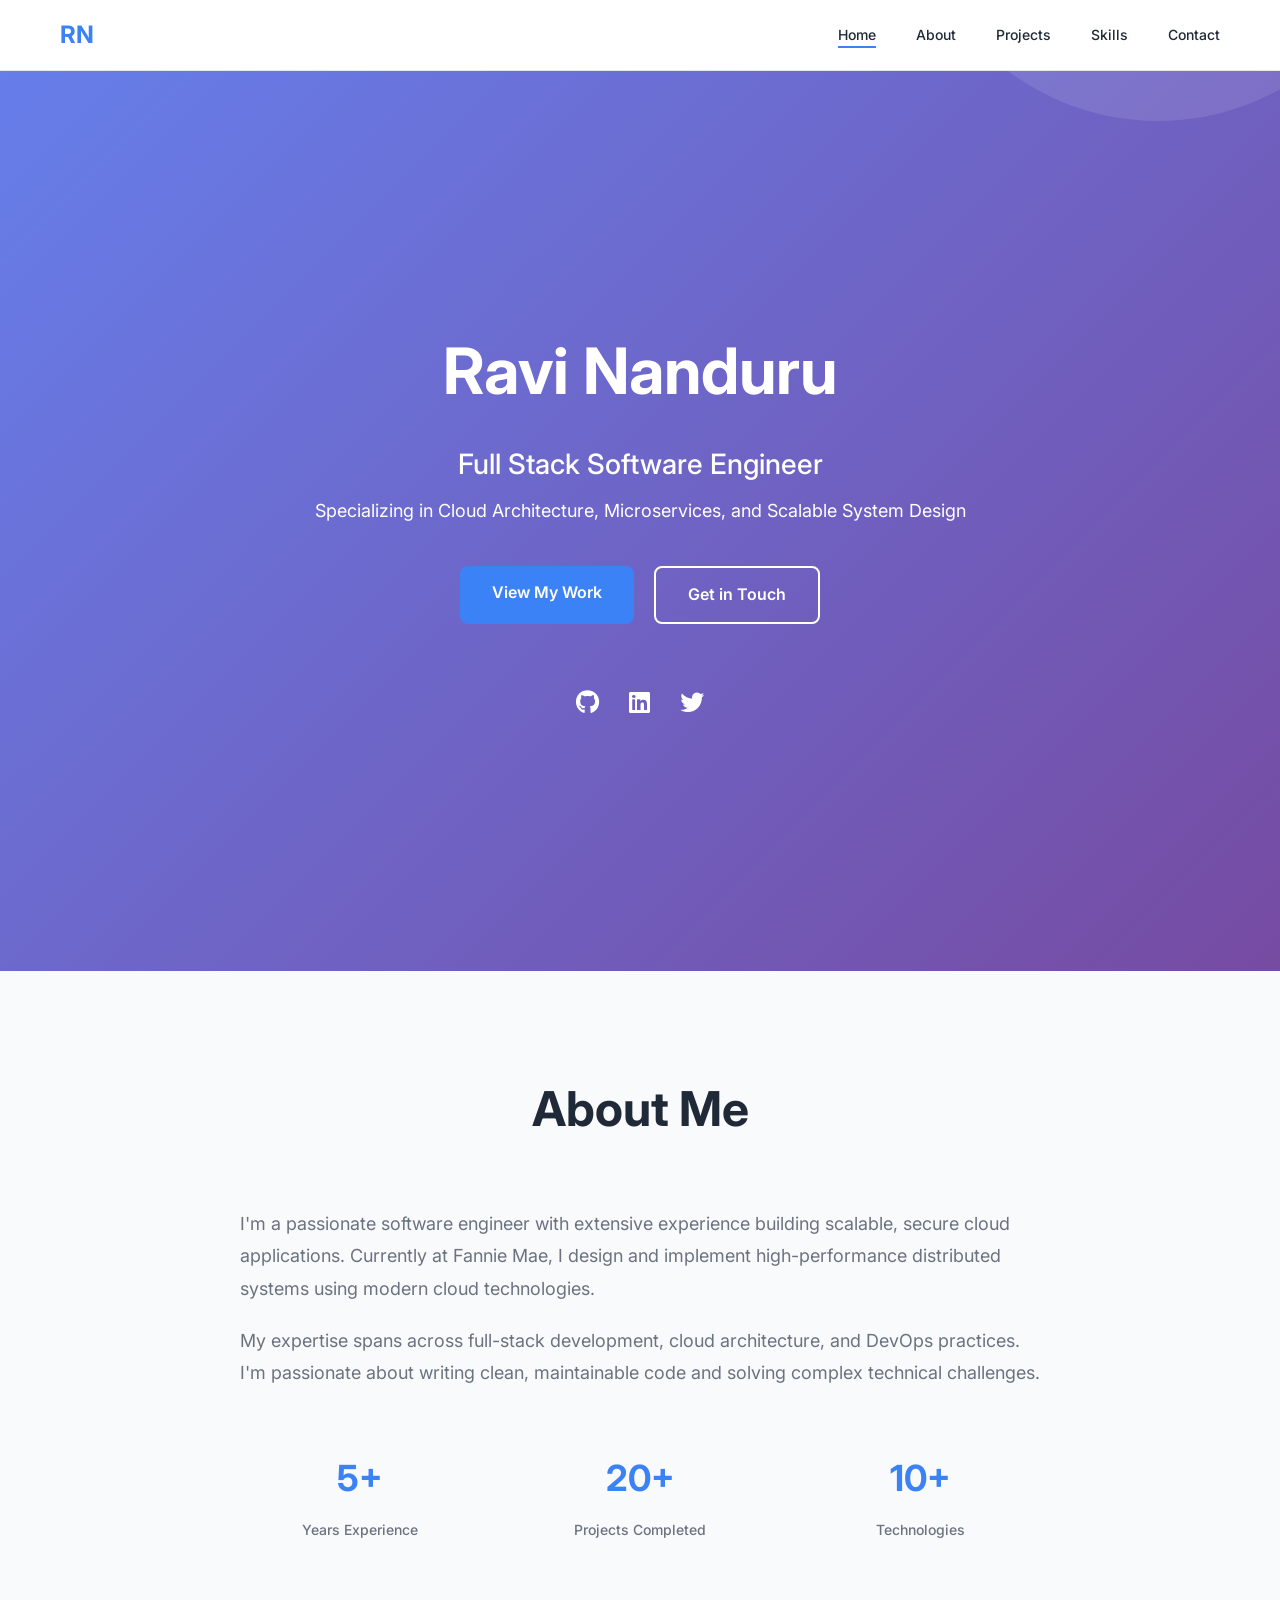
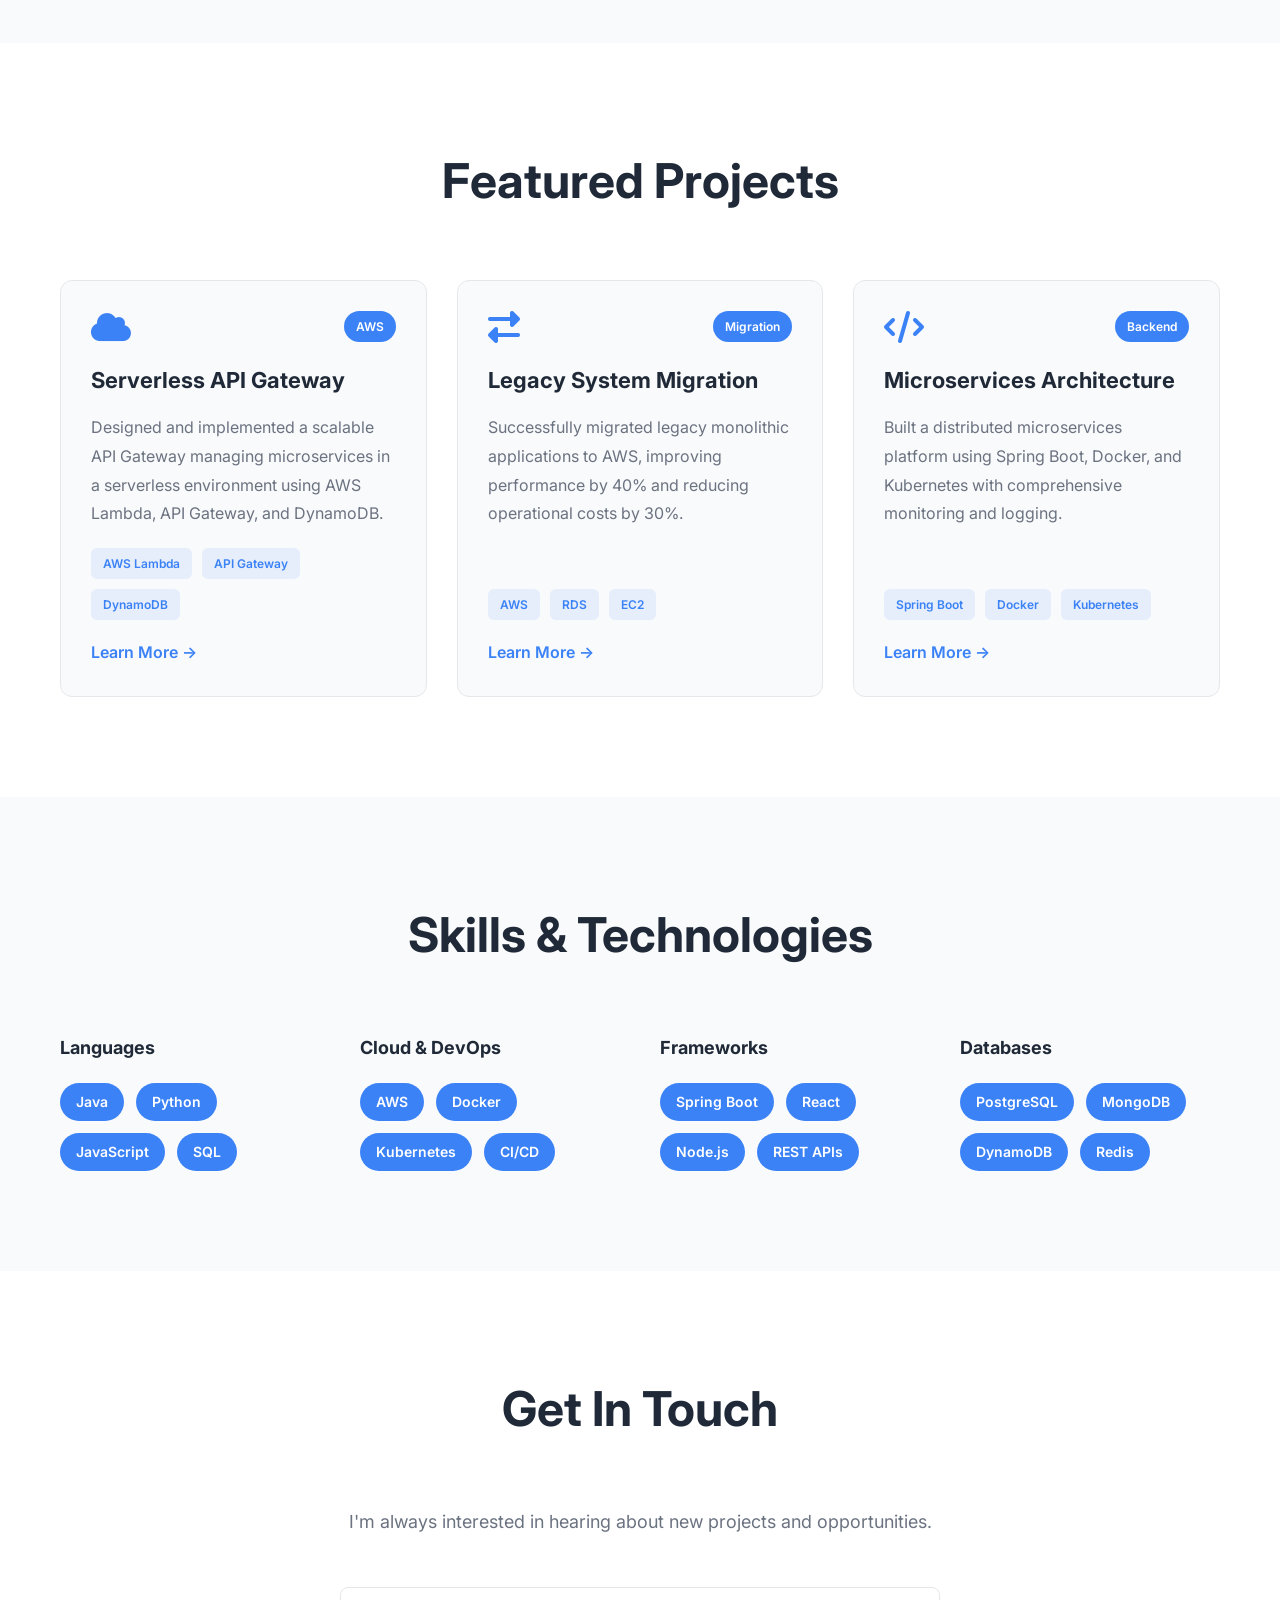
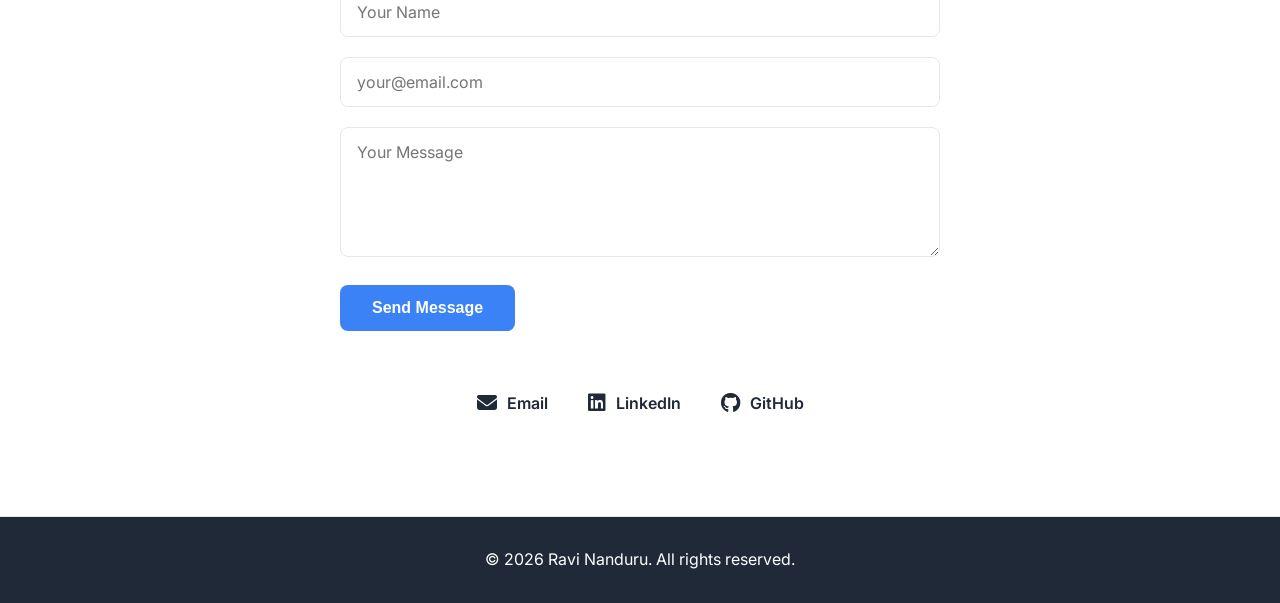
<file: index.html>
<!DOCTYPE html>
<html lang="en">
<head>
    <meta charset="UTF-8">
    <meta name="viewport" content="width=device-width, initial-scale=1.0">
    <title>Ravi Nanduru - Full Stack Software Engineer</title>
    <link href="https://fonts.googleapis.com/css2?family=Inter:wght@300;400;500;600;700&family=JetBrains+Mono:wght@400;600&display=swap" rel="stylesheet">
    <link rel="stylesheet" href="https://cdnjs.cloudflare.com/ajax/libs/font-awesome/6.4.0/css/all.min.css">
    <link rel="stylesheet" href="styles.css">
</head>
<body>
    <!-- Navigation -->
    <nav class="navbar">
        <div class="container">
            <div class="nav-brand">RN</div>
            <ul class="nav-menu">
                <li><a href="#home" class="nav-link active">Home</a></li>
                <li><a href="#about" class="nav-link">About</a></li>
                <li><a href="#projects" class="nav-link">Projects</a></li>
                <li><a href="#skills" class="nav-link">Skills</a></li>
                <li><a href="#contact" class="nav-link">Contact</a></li>
            </ul>
        </div>
    </nav>

    <!-- Hero Section -->
    <section id="home" class="hero">
        <div class="container">
            <div class="hero-content">
                <h1 class="hero-title">Ravi Nanduru</h1>
                <p class="hero-subtitle">Full Stack Software Engineer</p>
                <p class="hero-description">Specializing in Cloud Architecture, Microservices, and Scalable System Design</p>
                <div class="hero-buttons">
                    <a href="#projects" class="btn btn-primary">View My Work</a>
                    <a href="#contact" class="btn btn-secondary">Get in Touch</a>
                </div>
                <div class="hero-social">
                    <a href="https://github.com" target="_blank" aria-label="GitHub"><i class="fab fa-github"></i></a>
                    <a href="https://linkedin.com" target="_blank" aria-label="LinkedIn"><i class="fab fa-linkedin"></i></a>
                    <a href="https://twitter.com" target="_blank" aria-label="Twitter"><i class="fab fa-twitter"></i></a>
                </div>
            </div>
        </div>
    </section>

    <!-- About Section -->
    <section id="about" class="about">
        <div class="container">
            <h2 class="section-title">About Me</h2>
            <div class="about-content">
                <div class="about-text">
                    <p>I'm a passionate software engineer with extensive experience building scalable, secure cloud applications. Currently at Fannie Mae, I design and implement high-performance distributed systems using modern cloud technologies.</p>
                    <p>My expertise spans across full-stack development, cloud architecture, and DevOps practices. I'm passionate about writing clean, maintainable code and solving complex technical challenges.</p>
                    <div class="about-stats">
                        <div class="stat">
                            <span class="stat-number">5+</span>
                            <span class="stat-label">Years Experience</span>
                        </div>
                        <div class="stat">
                            <span class="stat-number">20+</span>
                            <span class="stat-label">Projects Completed</span>
                        </div>
                        <div class="stat">
                            <span class="stat-number">10+</span>
                            <span class="stat-label">Technologies</span>
                        </div>
                    </div>
                </div>
            </div>
        </div>
    </section>

    <!-- Projects Section -->
    <section id="projects" class="projects">
        <div class="container">
            <h2 class="section-title">Featured Projects</h2>
            <div class="projects-grid">
                <div class="project-card">
                    <div class="project-header">
                        <i class="fas fa-cloud"></i>
                        <span class="project-status">AWS</span>
                    </div>
                    <h3>Serverless API Gateway</h3>
                    <p>Designed and implemented a scalable API Gateway managing microservices in a serverless environment using AWS Lambda, API Gateway, and DynamoDB.</p>
                    <div class="project-tags">
                        <span class="tag">AWS Lambda</span>
                        <span class="tag">API Gateway</span>
                        <span class="tag">DynamoDB</span>
                    </div>
                    <a href="#" class="project-link">Learn More →</a>
                </div>

                <div class="project-card">
                    <div class="project-header">
                        <i class="fas fa-exchange-alt"></i>
                        <span class="project-status">Migration</span>
                    </div>
                    <h3>Legacy System Migration</h3>
                    <p>Successfully migrated legacy monolithic applications to AWS, improving performance by 40% and reducing operational costs by 30%.</p>
                    <div class="project-tags">
                        <span class="tag">AWS</span>
                        <span class="tag">RDS</span>
                        <span class="tag">EC2</span>
                    </div>
                    <a href="#" class="project-link">Learn More →</a>
                </div>

                <div class="project-card">
                    <div class="project-header">
                        <i class="fas fa-code"></i>
                        <span class="project-status">Backend</span>
                    </div>
                    <h3>Microservices Architecture</h3>
                    <p>Built a distributed microservices platform using Spring Boot, Docker, and Kubernetes with comprehensive monitoring and logging.</p>
                    <div class="project-tags">
                        <span class="tag">Spring Boot</span>
                        <span class="tag">Docker</span>
                        <span class="tag">Kubernetes</span>
                    </div>
                    <a href="#" class="project-link">Learn More →</a>
                </div>
            </div>
        </div>
    </section>

    <!-- Skills Section -->
    <section id="skills" class="skills">
        <div class="container">
            <h2 class="section-title">Skills & Technologies</h2>
            <div class="skills-grid">
                <div class="skill-category">
                    <h3>Languages</h3>
                    <div class="skill-list">
                        <span class="skill-badge">Java</span>
                        <span class="skill-badge">Python</span>
                        <span class="skill-badge">JavaScript</span>
                        <span class="skill-badge">SQL</span>
                    </div>
                </div>

                <div class="skill-category">
                    <h3>Cloud & DevOps</h3>
                    <div class="skill-list">
                        <span class="skill-badge">AWS</span>
                        <span class="skill-badge">Docker</span>
                        <span class="skill-badge">Kubernetes</span>
                        <span class="skill-badge">CI/CD</span>
                    </div>
                </div>

                <div class="skill-category">
                    <h3>Frameworks</h3>
                    <div class="skill-list">
                        <span class="skill-badge">Spring Boot</span>
                        <span class="skill-badge">React</span>
                        <span class="skill-badge">Node.js</span>
                        <span class="skill-badge">REST APIs</span>
                    </div>
                </div>

                <div class="skill-category">
                    <h3>Databases</h3>
                    <div class="skill-list">
                        <span class="skill-badge">PostgreSQL</span>
                        <span class="skill-badge">MongoDB</span>
                        <span class="skill-badge">DynamoDB</span>
                        <span class="skill-badge">Redis</span>
                    </div>
                </div>
            </div>
        </div>
    </section>

    <!-- Contact Section -->
    <section id="contact" class="contact">
        <div class="container">
            <h2 class="section-title">Get In Touch</h2>
            <p class="contact-description">I'm always interested in hearing about new projects and opportunities.</p>
            
            <form class="contact-form" id="contactForm">
                <div class="form-group">
                    <input type="text" id="name" placeholder="Your Name" required>
                </div>
                <div class="form-group">
                    <input type="email" id="email" placeholder="your@email.com" required>
                </div>
                <div class="form-group">
                    <textarea id="message" placeholder="Your Message" rows="5" required></textarea>
                </div>
                <button type="submit" class="btn btn-primary">Send Message</button>
            </form>

            <div class="contact-info">
                <a href="mailto:hello@ravinanduru.com" class="contact-link">
                    <i class="fas fa-envelope"></i>
                    Email
                </a>
                <a href="https://linkedin.com" target="_blank" class="contact-link">
                    <i class="fab fa-linkedin"></i>
                    LinkedIn
                </a>
                <a href="https://github.com" target="_blank" class="contact-link">
                    <i class="fab fa-github"></i>
                    GitHub
                </a>
            </div>
        </div>
    </section>

    <!-- Footer -->
    <footer class="footer">
        <div class="container">
            <p>&copy; 2026 Ravi Nanduru. All rights reserved.</p>
        </div>
    </footer>

    <script src="script.js"></script>
</body>
</html>
</file>
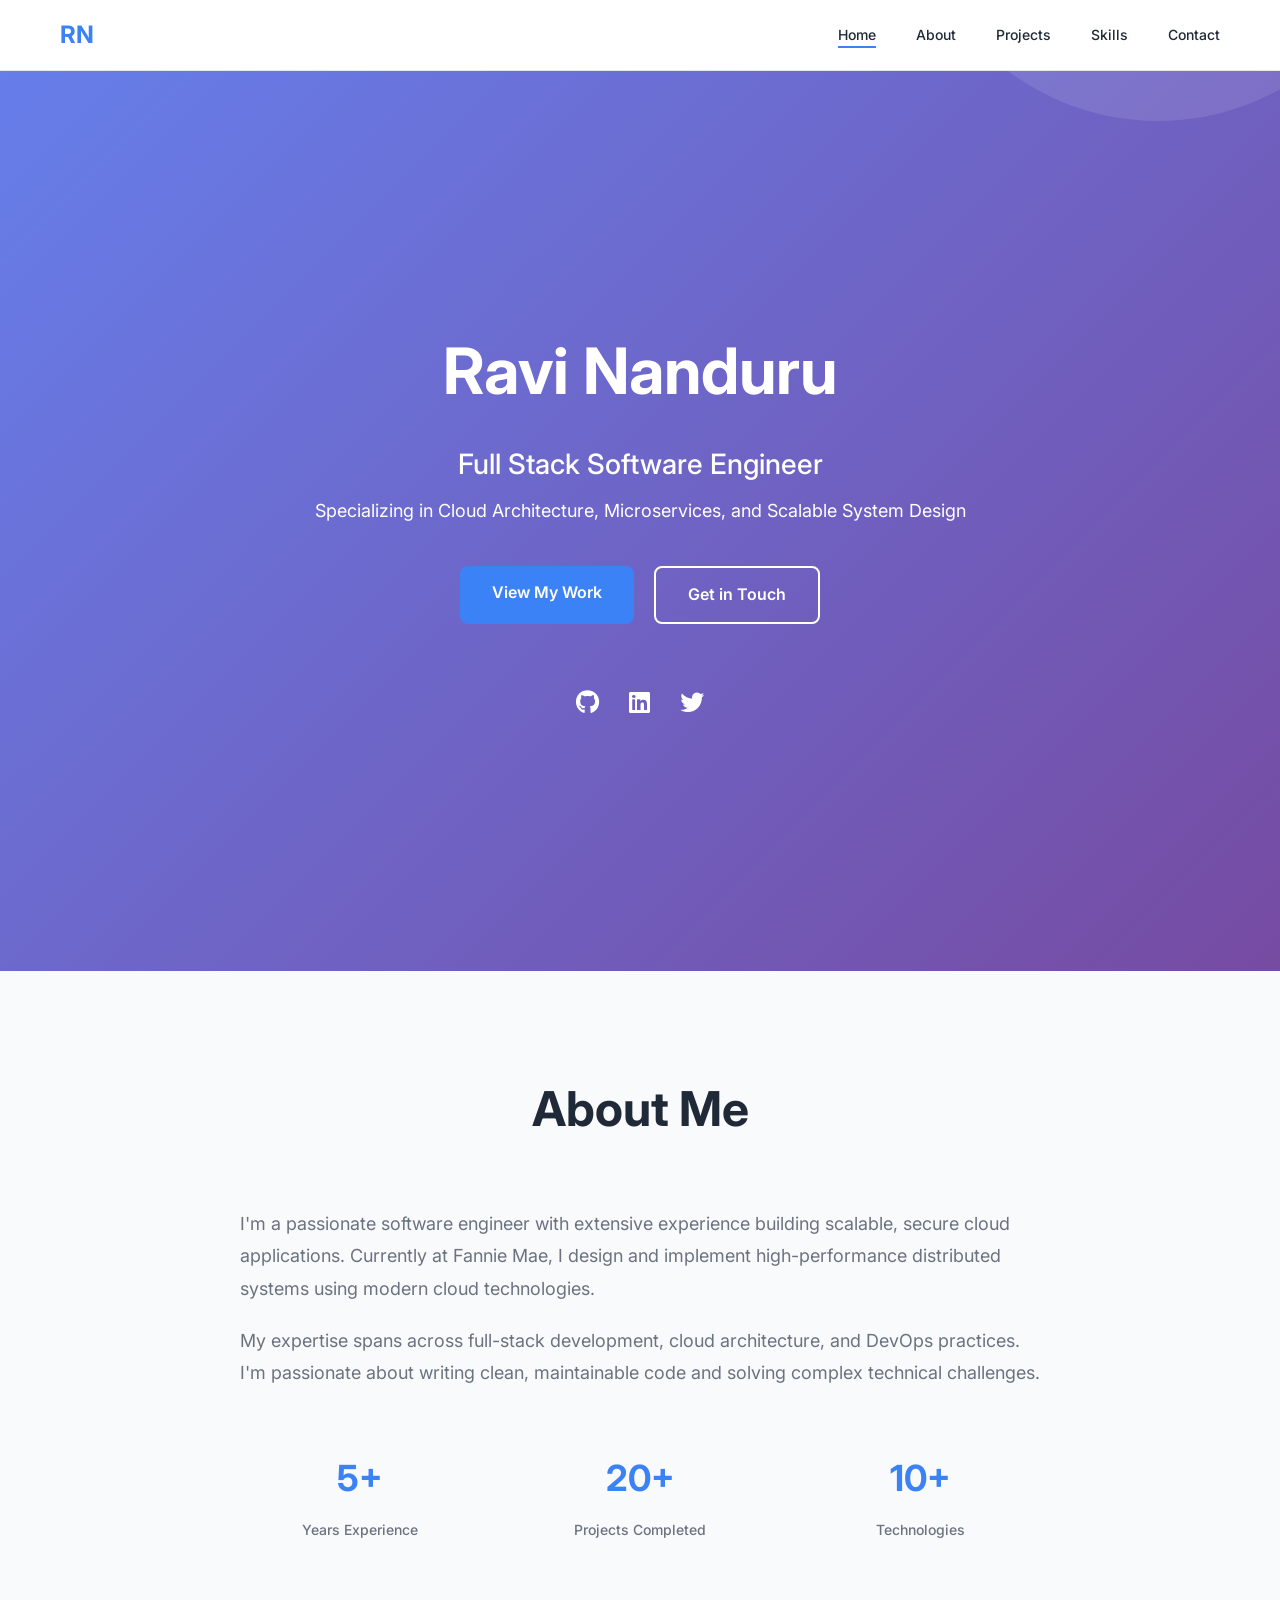
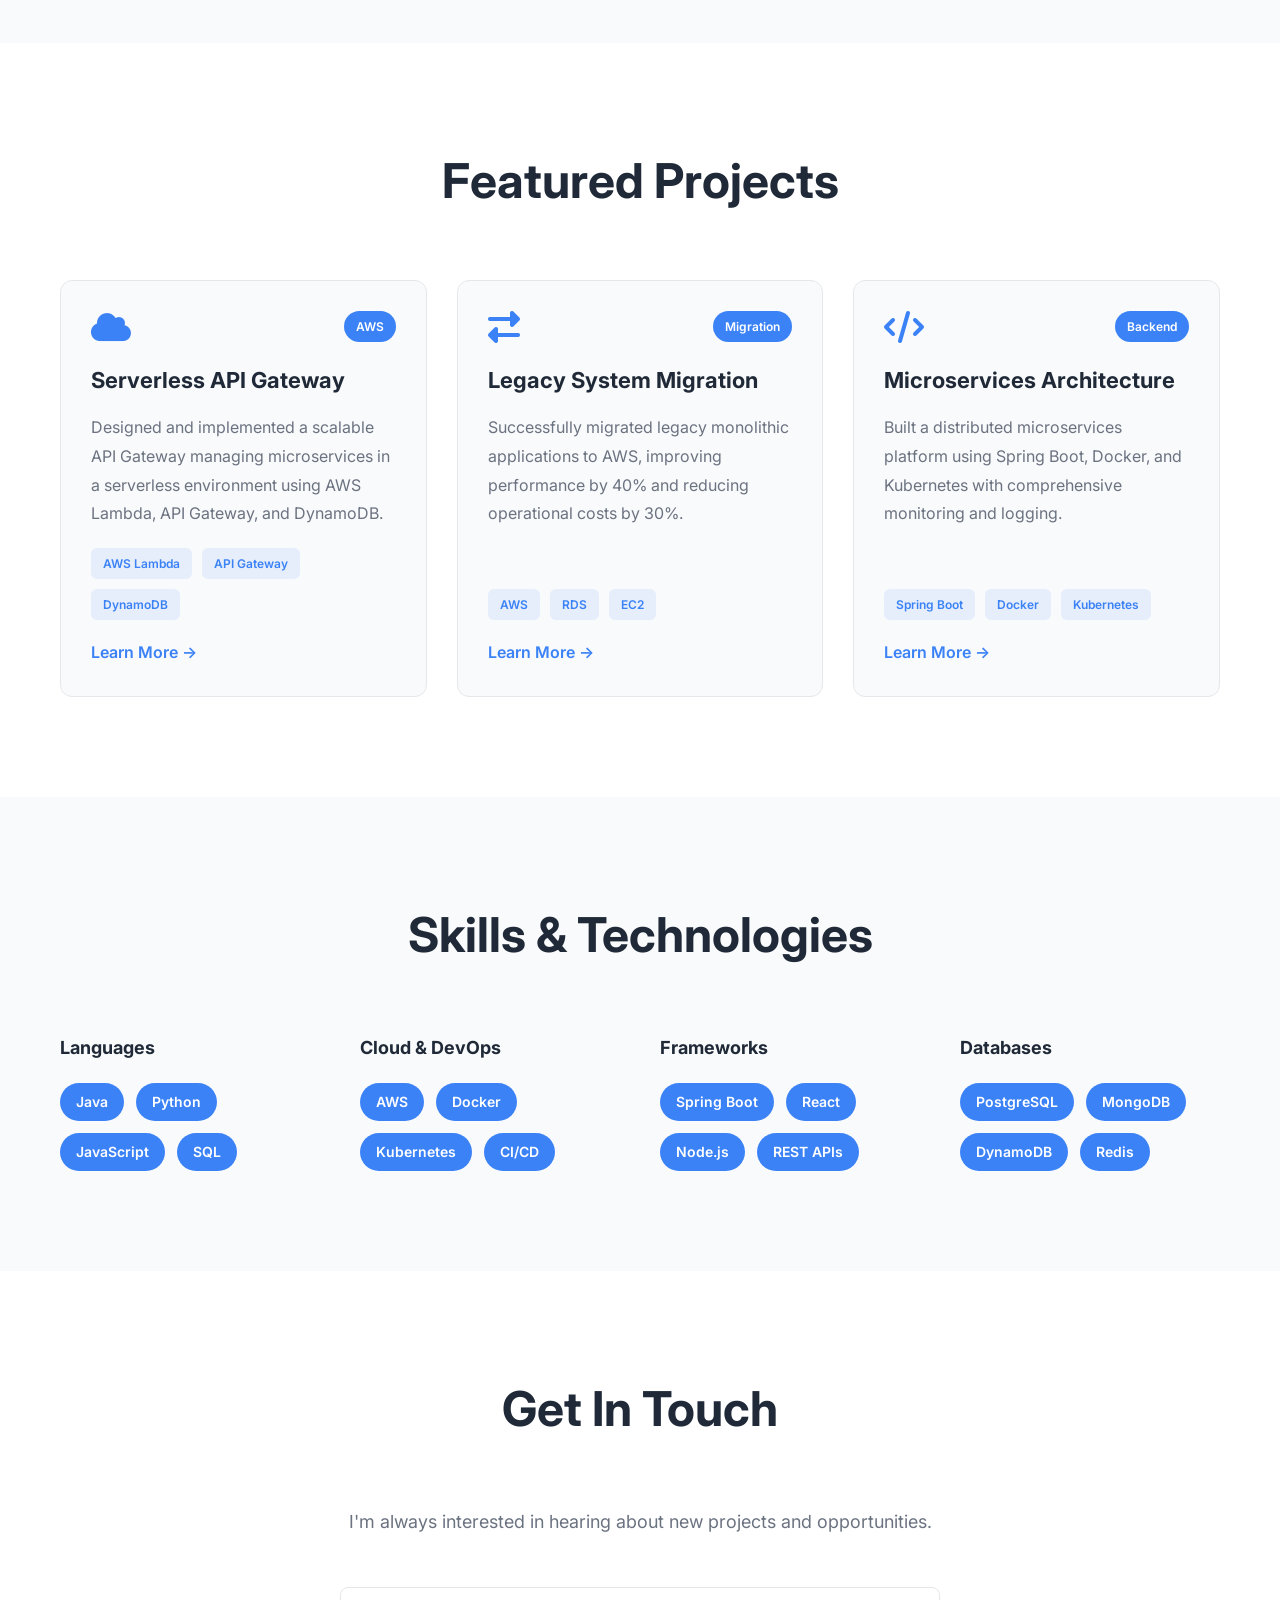
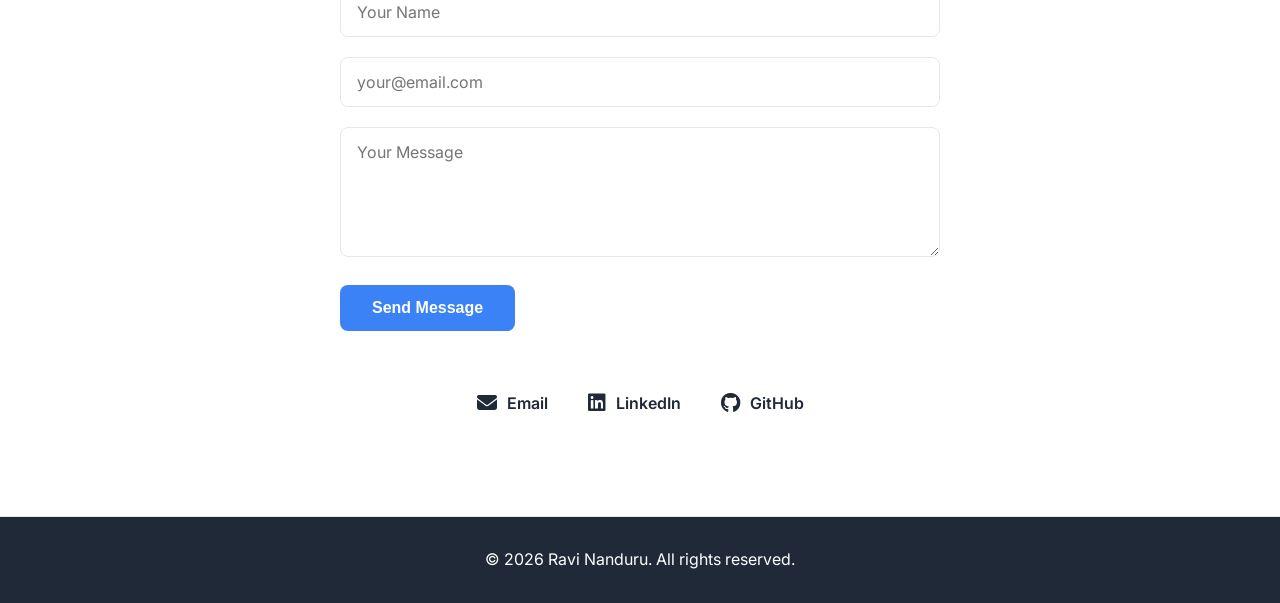
<file: frontend/index.html>
<!DOCTYPE html>
<html lang="en">
<head>
    <meta charset="UTF-8">
    <meta name="viewport" content="width=device-width, initial-scale=1.0">
    <title>Ravi Nanduru - Full Stack Software Engineer</title>
    <link href="https://fonts.googleapis.com/css2?family=Inter:wght@300;400;500;600;700&family=JetBrains+Mono:wght@400;600&display=swap" rel="stylesheet">
    <link rel="stylesheet" href="https://cdnjs.cloudflare.com/ajax/libs/font-awesome/6.4.0/css/all.min.css">
    <link rel="stylesheet" href="styles.css">
</head>
<body>
    <!-- Navigation -->
    <nav class="navbar">
        <div class="container">
            <div class="nav-brand">RN</div>
            <ul class="nav-menu">
                <li><a href="#home" class="nav-link active">Home</a></li>
                <li><a href="#about" class="nav-link">About</a></li>
                <li><a href="#projects" class="nav-link">Projects</a></li>
                <li><a href="#skills" class="nav-link">Skills</a></li>
                <li><a href="#contact" class="nav-link">Contact</a></li>
            </ul>
        </div>
    </nav>

    <!-- Hero Section -->
    <section id="home" class="hero">
        <div class="container">
            <div class="hero-content">
                <h1 class="hero-title">Ravi Nanduru</h1>
                <p class="hero-subtitle">Full Stack Software Engineer</p>
                <p class="hero-description">Specializing in Cloud Architecture, Microservices, and Scalable System Design</p>
                <div class="hero-buttons">
                    <a href="#projects" class="btn btn-primary">View My Work</a>
                    <a href="#contact" class="btn btn-secondary">Get in Touch</a>
                </div>
                <div class="hero-social">
                    <a href="https://github.com" target="_blank" aria-label="GitHub"><i class="fab fa-github"></i></a>
                    <a href="https://linkedin.com" target="_blank" aria-label="LinkedIn"><i class="fab fa-linkedin"></i></a>
                    <a href="https://twitter.com" target="_blank" aria-label="Twitter"><i class="fab fa-twitter"></i></a>
                </div>
            </div>
        </div>
    </section>

    <!-- About Section -->
    <section id="about" class="about">
        <div class="container">
            <h2 class="section-title">About Me</h2>
            <div class="about-content">
                <div class="about-text">
                    <p>I'm a passionate software engineer with extensive experience building scalable, secure cloud applications. Currently at Fannie Mae, I design and implement high-performance distributed systems using modern cloud technologies.</p>
                    <p>My expertise spans across full-stack development, cloud architecture, and DevOps practices. I'm passionate about writing clean, maintainable code and solving complex technical challenges.</p>
                    <div class="about-stats">
                        <div class="stat">
                            <span class="stat-number">5+</span>
                            <span class="stat-label">Years Experience</span>
                        </div>
                        <div class="stat">
                            <span class="stat-number">20+</span>
                            <span class="stat-label">Projects Completed</span>
                        </div>
                        <div class="stat">
                            <span class="stat-number">10+</span>
                            <span class="stat-label">Technologies</span>
                        </div>
                    </div>
                </div>
            </div>
        </div>
    </section>

    <!-- Projects Section -->
    <section id="projects" class="projects">
        <div class="container">
            <h2 class="section-title">Featured Projects</h2>
            <div class="projects-grid">
                <div class="project-card">
                    <div class="project-header">
                        <i class="fas fa-cloud"></i>
                        <span class="project-status">AWS</span>
                    </div>
                    <h3>Serverless API Gateway</h3>
                    <p>Designed and implemented a scalable API Gateway managing microservices in a serverless environment using AWS Lambda, API Gateway, and DynamoDB.</p>
                    <div class="project-tags">
                        <span class="tag">AWS Lambda</span>
                        <span class="tag">API Gateway</span>
                        <span class="tag">DynamoDB</span>
                    </div>
                    <a href="#" class="project-link">Learn More →</a>
                </div>

                <div class="project-card">
                    <div class="project-header">
                        <i class="fas fa-exchange-alt"></i>
                        <span class="project-status">Migration</span>
                    </div>
                    <h3>Legacy System Migration</h3>
                    <p>Successfully migrated legacy monolithic applications to AWS, improving performance by 40% and reducing operational costs by 30%.</p>
                    <div class="project-tags">
                        <span class="tag">AWS</span>
                        <span class="tag">RDS</span>
                        <span class="tag">EC2</span>
                    </div>
                    <a href="#" class="project-link">Learn More →</a>
                </div>

                <div class="project-card">
                    <div class="project-header">
                        <i class="fas fa-code"></i>
                        <span class="project-status">Backend</span>
                    </div>
                    <h3>Microservices Architecture</h3>
                    <p>Built a distributed microservices platform using Spring Boot, Docker, and Kubernetes with comprehensive monitoring and logging.</p>
                    <div class="project-tags">
                        <span class="tag">Spring Boot</span>
                        <span class="tag">Docker</span>
                        <span class="tag">Kubernetes</span>
                    </div>
                    <a href="#" class="project-link">Learn More →</a>
                </div>
            </div>
        </div>
    </section>

    <!-- Skills Section -->
    <section id="skills" class="skills">
        <div class="container">
            <h2 class="section-title">Skills & Technologies</h2>
            <div class="skills-grid">
                <div class="skill-category">
                    <h3>Languages</h3>
                    <div class="skill-list">
                        <span class="skill-badge">Java</span>
                        <span class="skill-badge">Python</span>
                        <span class="skill-badge">JavaScript</span>
                        <span class="skill-badge">SQL</span>
                    </div>
                </div>

                <div class="skill-category">
                    <h3>Cloud & DevOps</h3>
                    <div class="skill-list">
                        <span class="skill-badge">AWS</span>
                        <span class="skill-badge">Docker</span>
                        <span class="skill-badge">Kubernetes</span>
                        <span class="skill-badge">CI/CD</span>
                    </div>
                </div>

                <div class="skill-category">
                    <h3>Frameworks</h3>
                    <div class="skill-list">
                        <span class="skill-badge">Spring Boot</span>
                        <span class="skill-badge">React</span>
                        <span class="skill-badge">Node.js</span>
                        <span class="skill-badge">REST APIs</span>
                    </div>
                </div>

                <div class="skill-category">
                    <h3>Databases</h3>
                    <div class="skill-list">
                        <span class="skill-badge">PostgreSQL</span>
                        <span class="skill-badge">MongoDB</span>
                        <span class="skill-badge">DynamoDB</span>
                        <span class="skill-badge">Redis</span>
                    </div>
                </div>
            </div>
        </div>
    </section>

    <!-- Contact Section -->
    <section id="contact" class="contact">
        <div class="container">
            <h2 class="section-title">Get In Touch</h2>
            <p class="contact-description">I'm always interested in hearing about new projects and opportunities.</p>
            
            <form class="contact-form" id="contactForm">
                <div class="form-group">
                    <input type="text" id="name" placeholder="Your Name" required>
                </div>
                <div class="form-group">
                    <input type="email" id="email" placeholder="your@email.com" required>
                </div>
                <div class="form-group">
                    <textarea id="message" placeholder="Your Message" rows="5" required></textarea>
                </div>
                <button type="submit" class="btn btn-primary">Send Message</button>
            </form>

            <div class="contact-info">
                <a href="mailto:hello@ravinanduru.com" class="contact-link">
                    <i class="fas fa-envelope"></i>
                    Email
                </a>
                <a href="https://linkedin.com" target="_blank" class="contact-link">
                    <i class="fab fa-linkedin"></i>
                    LinkedIn
                </a>
                <a href="https://github.com" target="_blank" class="contact-link">
                    <i class="fab fa-github"></i>
                    GitHub
                </a>
            </div>
        </div>
    </section>

    <!-- Footer -->
    <footer class="footer">
        <div class="container">
            <p>&copy; 2026 Ravi Nanduru. All rights reserved.</p>
        </div>
    </footer>

    <script src="script.js"></script>
</body>
</html>
</file>
<file: styles.css>
:root {
    --primary: #3b82f6;
    --primary-dark: #1e40af;
    --secondary: #1f2937;
    --accent: #10b981;
    --background: #ffffff;
    --surface: #f9fafb;
    --border: #e5e7eb;
    --text-primary: #1f2937;
    --text-secondary: #6b7280;
    --text-light: #9ca3af;
    --transition: all 0.3s cubic-bezier(0.4, 0, 0.2, 1);
}

* {
    margin: 0;
    padding: 0;
    box-sizing: border-box;
}

html {
    scroll-behavior: smooth;
}

body {
    font-family: 'Inter', -apple-system, BlinkMacSystemFont, 'Segoe UI', sans-serif;
    background-color: var(--background);
    color: var(--text-primary);
    line-height: 1.6;
}

.container {
    max-width: 1200px;
    margin: 0 auto;
    padding: 0 20px;
}

/* Navigation */
.navbar {
    position: sticky;
    top: 0;
    background: rgba(255, 255, 255, 0.95);
    backdrop-filter: blur(10px);
    border-bottom: 1px solid var(--border);
    z-index: 100;
    transition: var(--transition);
}

.navbar .container {
    display: flex;
    justify-content: space-between;
    align-items: center;
    height: 70px;
}

.nav-brand {
    font-size: 24px;
    font-weight: 700;
    color: var(--primary);
}

.nav-menu {
    display: flex;
    list-style: none;
    gap: 40px;
}

.nav-link {
    text-decoration: none;
    color: var(--text-primary);
    font-weight: 500;
    font-size: 14px;
    position: relative;
    transition: var(--transition);
}

.nav-link::after {
    content: '';
    position: absolute;
    bottom: -5px;
    left: 0;
    width: 0;
    height: 2px;
    background: var(--primary);
    transition: var(--transition);
}

.nav-link:hover::after,
.nav-link.active::after {
    width: 100%;
}

/* Hero Section */
.hero {
    min-height: 100vh;
    display: flex;
    align-items: center;
    justify-content: center;
    background: linear-gradient(135deg, #667eea 0%, #764ba2 100%);
    color: white;
    text-align: center;
    padding: 60px 20px;
    position: relative;
    overflow: hidden;
}

.hero::before {
    content: '';
    position: absolute;
    top: -50%;
    right: -10%;
    width: 500px;
    height: 500px;
    border-radius: 50%;
    background: rgba(255, 255, 255, 0.1);
    animation: float 6s ease-in-out infinite;
}

@keyframes float {
    0%, 100% { transform: translateY(0px); }
    50% { transform: translateY(20px); }
}

.hero-content {
    position: relative;
    z-index: 1;
    max-width: 800px;
}

.hero-title {
    font-size: 64px;
    font-weight: 700;
    margin-bottom: 20px;
    animation: slideUp 0.8s ease-out;
}

.hero-subtitle {
    font-size: 28px;
    font-weight: 500;
    margin-bottom: 10px;
    opacity: 0.95;
    animation: slideUp 0.8s ease-out 0.1s both;
}

.hero-description {
    font-size: 18px;
    margin-bottom: 40px;
    opacity: 0.9;
    animation: slideUp 0.8s ease-out 0.2s both;
}

@keyframes slideUp {
    from {
        opacity: 0;
        transform: translateY(30px);
    }
    to {
        opacity: 1;
        transform: translateY(0);
    }
}

.hero-buttons {
    display: flex;
    gap: 20px;
    justify-content: center;
    margin-bottom: 60px;
    animation: slideUp 0.8s ease-out 0.3s both;
}

.hero-social {
    display: flex;
    gap: 30px;
    justify-content: center;
    font-size: 24px;
    animation: slideUp 0.8s ease-out 0.4s both;
}

.hero-social a {
    color: white;
    transition: var(--transition);
    transform: scale(1);
}

.hero-social a:hover {
    transform: scale(1.2) translateY(-5px);
}

/* Buttons */
.btn {
    padding: 14px 32px;
    border-radius: 8px;
    font-weight: 600;
    font-size: 16px;
    cursor: pointer;
    text-decoration: none;
    display: inline-block;
    border: none;
    transition: var(--transition);
}

.btn-primary {
    background: var(--primary);
    color: white;
}

.btn-primary:hover {
    background: var(--primary-dark);
    transform: translateY(-2px);
    box-shadow: 0 10px 25px rgba(59, 130, 246, 0.3);
}

.btn-secondary {
    background: transparent;
    color: white;
    border: 2px solid white;
}

.btn-secondary:hover {
    background: white;
    color: var(--primary);
    transform: translateY(-2px);
}

/* Sections */
section {
    padding: 100px 20px;
}

.section-title {
    font-size: 48px;
    font-weight: 700;
    text-align: center;
    margin-bottom: 60px;
    color: var(--text-primary);
}

/* About Section */
.about {
    background: var(--surface);
}

.about-content {
    max-width: 800px;
    margin: 0 auto;
}

.about-text p {
    font-size: 18px;
    color: var(--text-secondary);
    margin-bottom: 20px;
    line-height: 1.8;
}

.about-stats {
    display: grid;
    grid-template-columns: repeat(auto-fit, minmax(150px, 1fr));
    gap: 40px;
    margin-top: 60px;
    text-align: center;
}

.stat-number {
    font-size: 36px;
    font-weight: 700;
    color: var(--primary);
    display: block;
    margin-bottom: 10px;
}

.stat-label {
    color: var(--text-secondary);
    font-size: 14px;
    font-weight: 500;
}

/* Projects Section */
.projects {
    background: var(--background);
}

.projects-grid {
    display: grid;
    grid-template-columns: repeat(auto-fit, minmax(320px, 1fr));
    gap: 30px;
    margin-top: 40px;
}

.project-card {
    background: var(--surface);
    border-radius: 12px;
    padding: 30px;
    border: 1px solid var(--border);
    transition: var(--transition);
    display: flex;
    flex-direction: column;
}

.project-card:hover {
    transform: translateY(-5px);
    border-color: var(--primary);
    box-shadow: 0 20px 40px rgba(59, 130, 246, 0.1);
}

.project-header {
    display: flex;
    justify-content: space-between;
    align-items: center;
    margin-bottom: 20px;
}

.project-header i {
    font-size: 32px;
    color: var(--primary);
}

.project-status {
    background: var(--primary);
    color: white;
    padding: 6px 12px;
    border-radius: 20px;
    font-size: 12px;
    font-weight: 600;
}

.project-card h3 {
    font-size: 22px;
    margin-bottom: 15px;
    color: var(--text-primary);
}

.project-card p {
    color: var(--text-secondary);
    margin-bottom: 20px;
    flex-grow: 1;
    line-height: 1.8;
}

.project-tags {
    display: flex;
    flex-wrap: wrap;
    gap: 10px;
    margin-bottom: 20px;
}

.tag {
    background: rgba(59, 130, 246, 0.1);
    color: var(--primary);
    padding: 6px 12px;
    border-radius: 6px;
    font-size: 12px;
    font-weight: 600;
}

.project-link {
    color: var(--primary);
    text-decoration: none;
    font-weight: 600;
    display: inline-flex;
    align-items: center;
    gap: 8px;
    transition: var(--transition);
}

.project-link:hover {
    gap: 12px;
}

/* Skills Section */
.skills {
    background: var(--surface);
}

.skills-grid {
    display: grid;
    grid-template-columns: repeat(auto-fit, minmax(250px, 1fr));
    gap: 40px;
    margin-top: 40px;
}

.skill-category h3 {
    font-size: 18px;
    font-weight: 700;
    margin-bottom: 20px;
    color: var(--text-primary);
}

.skill-list {
    display: flex;
    flex-wrap: wrap;
    gap: 12px;
}

.skill-badge {
    background: var(--primary);
    color: white;
    padding: 8px 16px;
    border-radius: 20px;
    font-size: 14px;
    font-weight: 600;
    transition: var(--transition);
}

.skill-badge:hover {
    transform: scale(1.05);
    box-shadow: 0 5px 15px rgba(59, 130, 246, 0.3);
}

/* Contact Section */
.contact {
    background: var(--background);
}

.contact-description {
    text-align: center;
    font-size: 18px;
    color: var(--text-secondary);
    margin-bottom: 50px;
    max-width: 600px;
    margin-left: auto;
    margin-right: auto;
}

.contact-form {
    max-width: 600px;
    margin: 0 auto 60px;
}

.form-group {
    margin-bottom: 20px;
}

.contact-form input,
.contact-form textarea {
    width: 100%;
    padding: 14px 16px;
    border: 1px solid var(--border);
    border-radius: 8px;
    font-family: inherit;
    font-size: 16px;
    color: var(--text-primary);
    transition: var(--transition);
}

.contact-form input:focus,
.contact-form textarea:focus {
    outline: none;
    border-color: var(--primary);
    box-shadow: 0 0 0 3px rgba(59, 130, 246, 0.1);
}

.contact-info {
    display: flex;
    gap: 40px;
    justify-content: center;
    flex-wrap: wrap;
}

.contact-link {
    display: flex;
    align-items: center;
    gap: 10px;
    color: var(--text-primary);
    text-decoration: none;
    font-weight: 600;
    transition: var(--transition);
}

.contact-link:hover {
    color: var(--primary);
    transform: translateX(5px);
}

.contact-link i {
    font-size: 20px;
}

/* Footer */
.footer {
    background: var(--secondary);
    color: white;
    text-align: center;
    padding: 30px 20px;
    border-top: 1px solid var(--border);
}

/* Responsive */
@media (max-width: 768px) {
    .nav-menu {
        gap: 20px;
    }

    .hero-title {
        font-size: 42px;
    }

    .hero-subtitle {
        font-size: 20px;
    }

    .hero-buttons {
        flex-direction: column;
        align-items: center;
    }

    .section-title {
        font-size: 36px;
    }

    .skills-grid {
        grid-template-columns: 1fr;
    }

    .contact-info {
        flex-direction: column;
        gap: 20px;
    }
}
</file>
<file: frontend/styles.css>
:root {
    --primary: #3b82f6;
    --primary-dark: #1e40af;
    --secondary: #1f2937;
    --accent: #10b981;
    --background: #ffffff;
    --surface: #f9fafb;
    --border: #e5e7eb;
    --text-primary: #1f2937;
    --text-secondary: #6b7280;
    --text-light: #9ca3af;
    --transition: all 0.3s cubic-bezier(0.4, 0, 0.2, 1);
}

* {
    margin: 0;
    padding: 0;
    box-sizing: border-box;
}

html {
    scroll-behavior: smooth;
}

body {
    font-family: 'Inter', -apple-system, BlinkMacSystemFont, 'Segoe UI', sans-serif;
    background-color: var(--background);
    color: var(--text-primary);
    line-height: 1.6;
}

.container {
    max-width: 1200px;
    margin: 0 auto;
    padding: 0 20px;
}

/* Navigation */
.navbar {
    position: sticky;
    top: 0;
    background: rgba(255, 255, 255, 0.95);
    backdrop-filter: blur(10px);
    border-bottom: 1px solid var(--border);
    z-index: 100;
    transition: var(--transition);
}

.navbar .container {
    display: flex;
    justify-content: space-between;
    align-items: center;
    height: 70px;
}

.nav-brand {
    font-size: 24px;
    font-weight: 700;
    color: var(--primary);
}

.nav-menu {
    display: flex;
    list-style: none;
    gap: 40px;
}

.nav-link {
    text-decoration: none;
    color: var(--text-primary);
    font-weight: 500;
    font-size: 14px;
    position: relative;
    transition: var(--transition);
}

.nav-link::after {
    content: '';
    position: absolute;
    bottom: -5px;
    left: 0;
    width: 0;
    height: 2px;
    background: var(--primary);
    transition: var(--transition);
}

.nav-link:hover::after,
.nav-link.active::after {
    width: 100%;
}

/* Hero Section */
.hero {
    min-height: 100vh;
    display: flex;
    align-items: center;
    justify-content: center;
    background: linear-gradient(135deg, #667eea 0%, #764ba2 100%);
    color: white;
    text-align: center;
    padding: 60px 20px;
    position: relative;
    overflow: hidden;
}

.hero::before {
    content: '';
    position: absolute;
    top: -50%;
    right: -10%;
    width: 500px;
    height: 500px;
    border-radius: 50%;
    background: rgba(255, 255, 255, 0.1);
    animation: float 6s ease-in-out infinite;
}

@keyframes float {
    0%, 100% { transform: translateY(0px); }
    50% { transform: translateY(20px); }
}

.hero-content {
    position: relative;
    z-index: 1;
    max-width: 800px;
}

.hero-title {
    font-size: 64px;
    font-weight: 700;
    margin-bottom: 20px;
    animation: slideUp 0.8s ease-out;
}

.hero-subtitle {
    font-size: 28px;
    font-weight: 500;
    margin-bottom: 10px;
    opacity: 0.95;
    animation: slideUp 0.8s ease-out 0.1s both;
}

.hero-description {
    font-size: 18px;
    margin-bottom: 40px;
    opacity: 0.9;
    animation: slideUp 0.8s ease-out 0.2s both;
}

@keyframes slideUp {
    from {
        opacity: 0;
        transform: translateY(30px);
    }
    to {
        opacity: 1;
        transform: translateY(0);
    }
}

.hero-buttons {
    display: flex;
    gap: 20px;
    justify-content: center;
    margin-bottom: 60px;
    animation: slideUp 0.8s ease-out 0.3s both;
}

.hero-social {
    display: flex;
    gap: 30px;
    justify-content: center;
    font-size: 24px;
    animation: slideUp 0.8s ease-out 0.4s both;
}

.hero-social a {
    color: white;
    transition: var(--transition);
    transform: scale(1);
}

.hero-social a:hover {
    transform: scale(1.2) translateY(-5px);
}

/* Buttons */
.btn {
    padding: 14px 32px;
    border-radius: 8px;
    font-weight: 600;
    font-size: 16px;
    cursor: pointer;
    text-decoration: none;
    display: inline-block;
    border: none;
    transition: var(--transition);
}

.btn-primary {
    background: var(--primary);
    color: white;
}

.btn-primary:hover {
    background: var(--primary-dark);
    transform: translateY(-2px);
    box-shadow: 0 10px 25px rgba(59, 130, 246, 0.3);
}

.btn-secondary {
    background: transparent;
    color: white;
    border: 2px solid white;
}

.btn-secondary:hover {
    background: white;
    color: var(--primary);
    transform: translateY(-2px);
}

/* Sections */
section {
    padding: 100px 20px;
}

.section-title {
    font-size: 48px;
    font-weight: 700;
    text-align: center;
    margin-bottom: 60px;
    color: var(--text-primary);
}

/* About Section */
.about {
    background: var(--surface);
}

.about-content {
    max-width: 800px;
    margin: 0 auto;
}

.about-text p {
    font-size: 18px;
    color: var(--text-secondary);
    margin-bottom: 20px;
    line-height: 1.8;
}

.about-stats {
    display: grid;
    grid-template-columns: repeat(auto-fit, minmax(150px, 1fr));
    gap: 40px;
    margin-top: 60px;
    text-align: center;
}

.stat-number {
    font-size: 36px;
    font-weight: 700;
    color: var(--primary);
    display: block;
    margin-bottom: 10px;
}

.stat-label {
    color: var(--text-secondary);
    font-size: 14px;
    font-weight: 500;
}

/* Projects Section */
.projects {
    background: var(--background);
}

.projects-grid {
    display: grid;
    grid-template-columns: repeat(auto-fit, minmax(320px, 1fr));
    gap: 30px;
    margin-top: 40px;
}

.project-card {
    background: var(--surface);
    border-radius: 12px;
    padding: 30px;
    border: 1px solid var(--border);
    transition: var(--transition);
    display: flex;
    flex-direction: column;
}

.project-card:hover {
    transform: translateY(-5px);
    border-color: var(--primary);
    box-shadow: 0 20px 40px rgba(59, 130, 246, 0.1);
}

.project-header {
    display: flex;
    justify-content: space-between;
    align-items: center;
    margin-bottom: 20px;
}

.project-header i {
    font-size: 32px;
    color: var(--primary);
}

.project-status {
    background: var(--primary);
    color: white;
    padding: 6px 12px;
    border-radius: 20px;
    font-size: 12px;
    font-weight: 600;
}

.project-card h3 {
    font-size: 22px;
    margin-bottom: 15px;
    color: var(--text-primary);
}

.project-card p {
    color: var(--text-secondary);
    margin-bottom: 20px;
    flex-grow: 1;
    line-height: 1.8;
}

.project-tags {
    display: flex;
    flex-wrap: wrap;
    gap: 10px;
    margin-bottom: 20px;
}

.tag {
    background: rgba(59, 130, 246, 0.1);
    color: var(--primary);
    padding: 6px 12px;
    border-radius: 6px;
    font-size: 12px;
    font-weight: 600;
}

.project-link {
    color: var(--primary);
    text-decoration: none;
    font-weight: 600;
    display: inline-flex;
    align-items: center;
    gap: 8px;
    transition: var(--transition);
}

.project-link:hover {
    gap: 12px;
}

/* Skills Section */
.skills {
    background: var(--surface);
}

.skills-grid {
    display: grid;
    grid-template-columns: repeat(auto-fit, minmax(250px, 1fr));
    gap: 40px;
    margin-top: 40px;
}

.skill-category h3 {
    font-size: 18px;
    font-weight: 700;
    margin-bottom: 20px;
    color: var(--text-primary);
}

.skill-list {
    display: flex;
    flex-wrap: wrap;
    gap: 12px;
}

.skill-badge {
    background: var(--primary);
    color: white;
    padding: 8px 16px;
    border-radius: 20px;
    font-size: 14px;
    font-weight: 600;
    transition: var(--transition);
}

.skill-badge:hover {
    transform: scale(1.05);
    box-shadow: 0 5px 15px rgba(59, 130, 246, 0.3);
}

/* Contact Section */
.contact {
    background: var(--background);
}

.contact-description {
    text-align: center;
    font-size: 18px;
    color: var(--text-secondary);
    margin-bottom: 50px;
    max-width: 600px;
    margin-left: auto;
    margin-right: auto;
}

.contact-form {
    max-width: 600px;
    margin: 0 auto 60px;
}

.form-group {
    margin-bottom: 20px;
}

.contact-form input,
.contact-form textarea {
    width: 100%;
    padding: 14px 16px;
    border: 1px solid var(--border);
    border-radius: 8px;
    font-family: inherit;
    font-size: 16px;
    color: var(--text-primary);
    transition: var(--transition);
}

.contact-form input:focus,
.contact-form textarea:focus {
    outline: none;
    border-color: var(--primary);
    box-shadow: 0 0 0 3px rgba(59, 130, 246, 0.1);
}

.contact-info {
    display: flex;
    gap: 40px;
    justify-content: center;
    flex-wrap: wrap;
}

.contact-link {
    display: flex;
    align-items: center;
    gap: 10px;
    color: var(--text-primary);
    text-decoration: none;
    font-weight: 600;
    transition: var(--transition);
}

.contact-link:hover {
    color: var(--primary);
    transform: translateX(5px);
}

.contact-link i {
    font-size: 20px;
}

/* Footer */
.footer {
    background: var(--secondary);
    color: white;
    text-align: center;
    padding: 30px 20px;
    border-top: 1px solid var(--border);
}

/* Responsive */
@media (max-width: 768px) {
    .nav-menu {
        gap: 20px;
    }

    .hero-title {
        font-size: 42px;
    }

    .hero-subtitle {
        font-size: 20px;
    }

    .hero-buttons {
        flex-direction: column;
        align-items: center;
    }

    .section-title {
        font-size: 36px;
    }

    .skills-grid {
        grid-template-columns: 1fr;
    }

    .contact-info {
        flex-direction: column;
        gap: 20px;
    }
}
</file>
